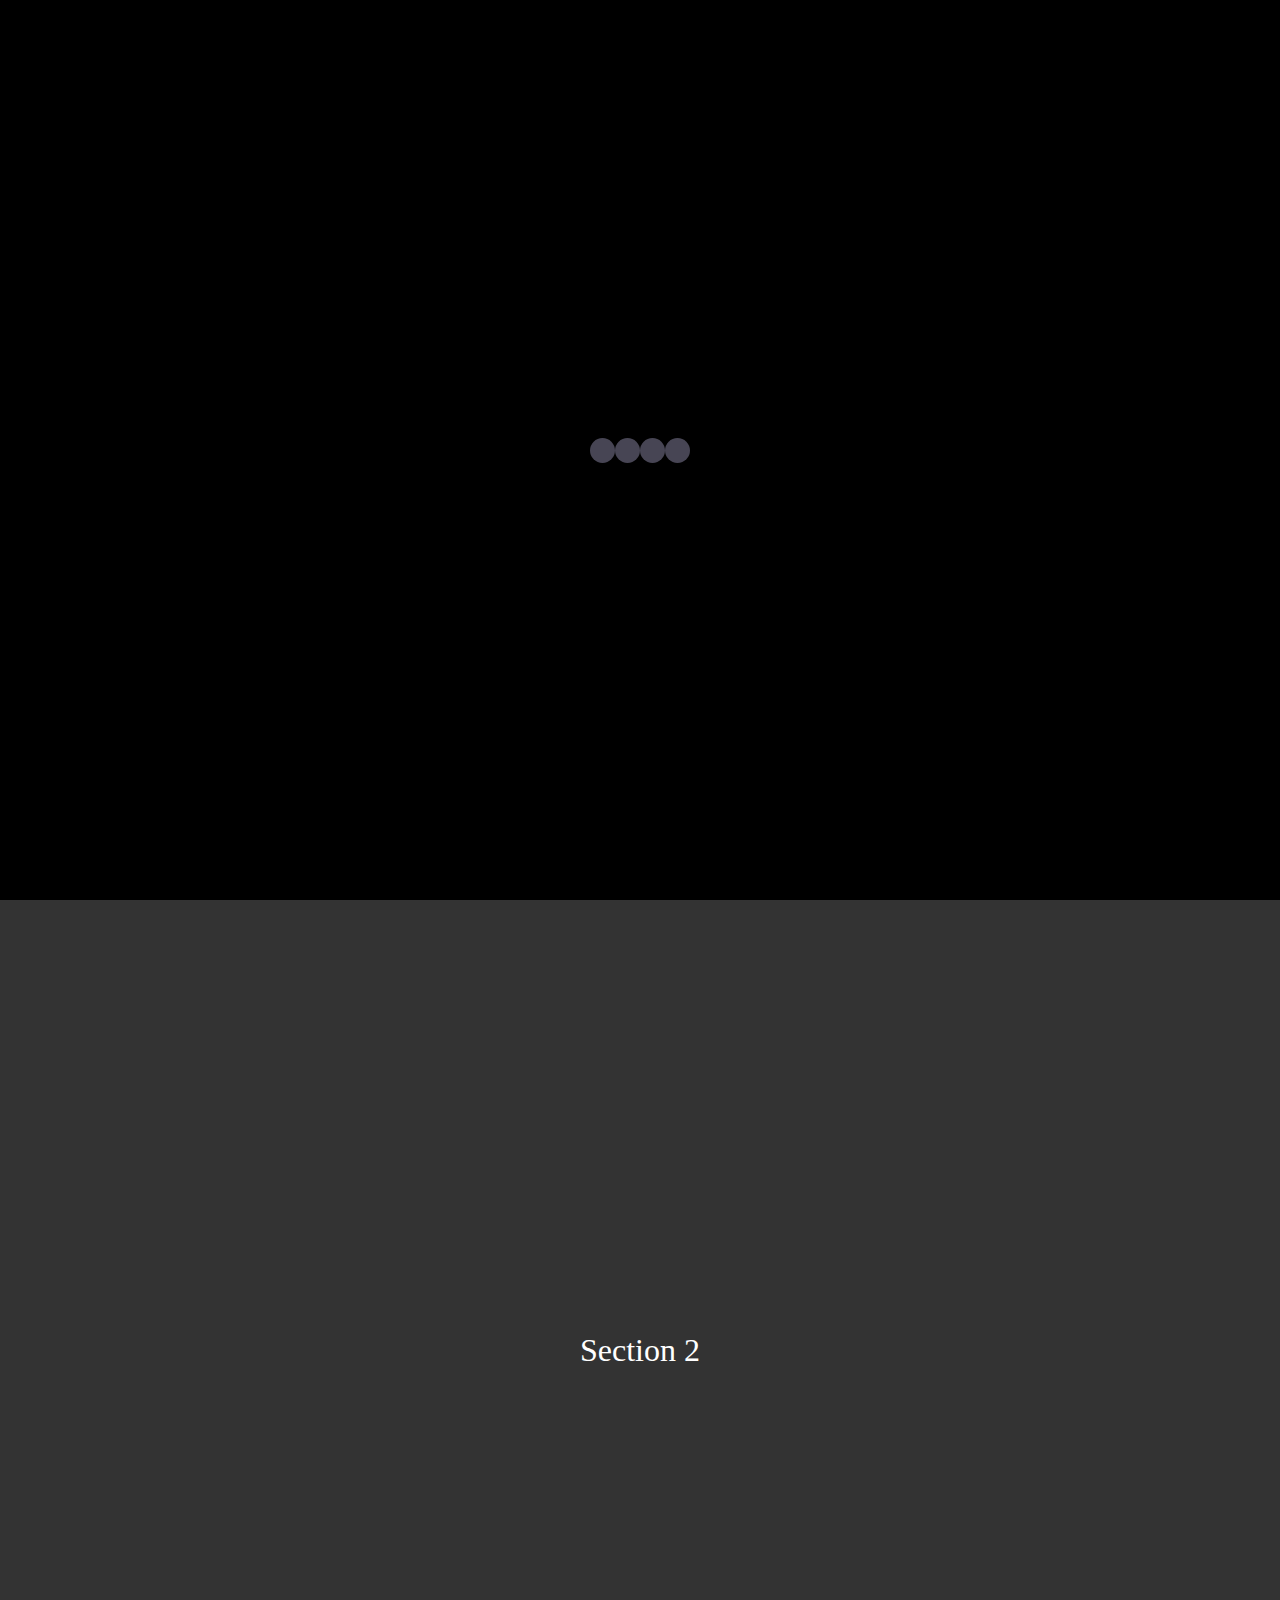
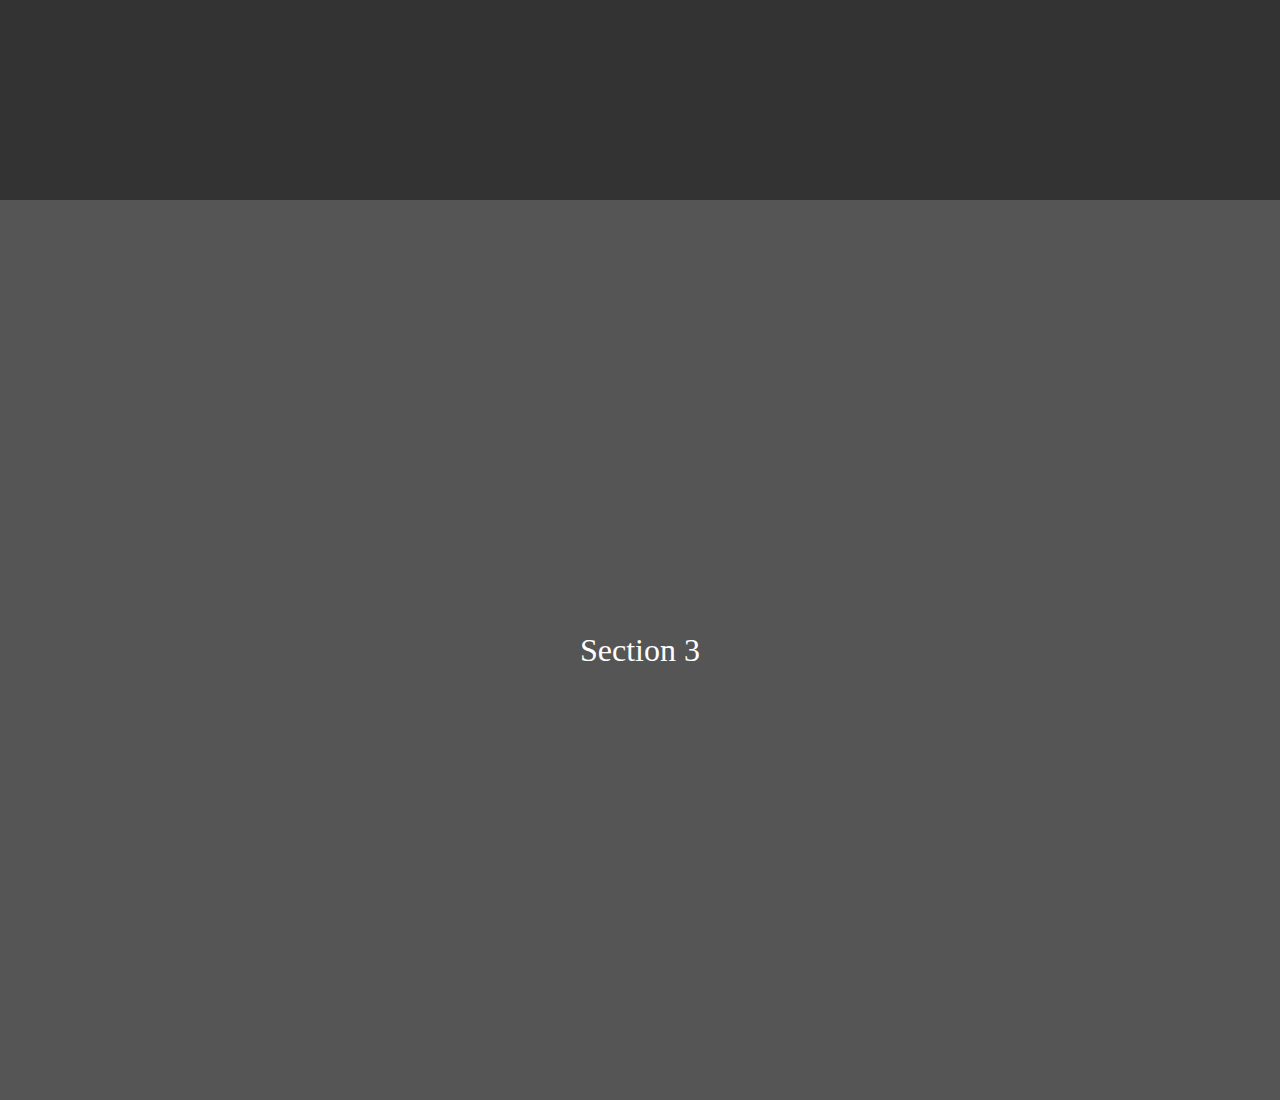
<file: custom_cursor.html>
<!DOCTYPE html>
<html lang="en">
  <head>
    <meta charset="UTF-8" />
    <meta name="viewport" content="width=device-width, initial-scale=1.0" />
    <title>Custom Cursor with Sections</title>
    <style>
      * {
        padding: 0;
        margin: 0;
        box-sizing: border-box;
      }
      body {
        min-height: 100vh;
        width: 100%;
        background-color: #1b1b1f;
        cursor: none;
      }
      .cursor-dot {
        width: 5px;
        height: 5px;
        background-color: white;
      }
      .cursor-outline {
        width: 50px;
        height: 50px;
        border: 2px solid hsla(0, 0%, 100%, 0.5);
      }
      .cursor-dot,
      .cursor-outline {
        position: fixed;
        top: 0;
        left: 0;
        transform: translate(-50%, -50%);
        border-radius: 50%;
        z-index: 1;
        pointer-events: none;
      }
      section {
        min-height: 100vh;
        display: flex;
        justify-content: center;
        align-items: center;
        font-size: 2rem;
        color: white;
      }
      .section-1 {
        background-color: #1b1b1f;
      }
      .section-2 {
        background-color: #333;
      }
      .section-3 {
        background-color: #555;
      }
      #preloader {
        background-color: #000;
        height: 100vh;
        width: 100%;
        position: fixed;
        z-index: 100;
        display: flex;
        justify-content: center;
        align-items: center;
      }
      .newtons-cradle {
        --uib-size: 100px;
        --uib-speed: 1.2s;
        --uib-color: #474554;
        position: relative;
        display: flex;
        align-items: center;
        justify-content: center;
        width: var(--uib-size);
        height: var(--uib-size);
      }
      .newtons-cradle__dot {
        position: relative;
        display: flex;
        align-items: center;
        height: 100%;
        width: 25%;
        transform-origin: center top;
      }
      .newtons-cradle__dot::after {
        content: "";
        display: block;
        width: 100%;
        height: 25%;
        border-radius: 50%;
        background-color: var(--uib-color);
      }
      .newtons-cradle__dot:first-child {
        animation: swing var(--uib-speed) linear infinite;
      }
      .newtons-cradle__dot:last-child {
        animation: swing2 var(--uib-speed) linear infinite;
      }
      @keyframes swing {
        0% {
          transform: rotate(0deg);
          animation-timing-function: ease-out;
        }
        25% {
          transform: rotate(70deg);
          animation-timing-function: ease-in;
        }
        50% {
          transform: rotate(0deg);
          animation-timing-function: linear;
        }
      }
      @keyframes swing2 {
        0% {
          transform: rotate(0deg);
          animation-timing-function: linear;
        }
        50% {
          transform: rotate(0deg);
          animation-timing-function: ease-out;
        }
        75% {
          transform: rotate(-70deg);
          animation-timing-function: ease-in;
        }
      }
    </style>
  </head>
  <body>
    <div id="preloader">
      <div class="newtons-cradle">
        <div class="newtons-cradle__dot"></div>
        <div class="newtons-cradle__dot"></div>
        <div class="newtons-cradle__dot"></div>
        <div class="newtons-cradle__dot"></div>
      </div>
    </div>
    <div class="cursor-dot" data-cursor-dot></div>
    <div class="cursor-outline" data-cursor-outline></div>

    <section class="section-1">Section 1</section>
    <section class="section-2">Section 2</section>
    <section class="section-3">Section 3</section>

    <script>
      const cursorDot = document.querySelector("[data-cursor-dot]");
      const cursorOutline = document.querySelector("[data-cursor-outline]");
      window.addEventListener("mousemove", function (e) {
        const posX = e.clientX;
        const posY = e.clientY;
        cursorDot.style.left = `${posX}px`;
        cursorDot.style.top = `${posY}px`;
        cursorOutline.style.left = `${posX}px`;
        cursorOutline.style.top = `${posY}px`;
      });
    </script>
  </body>
</html>
</file>
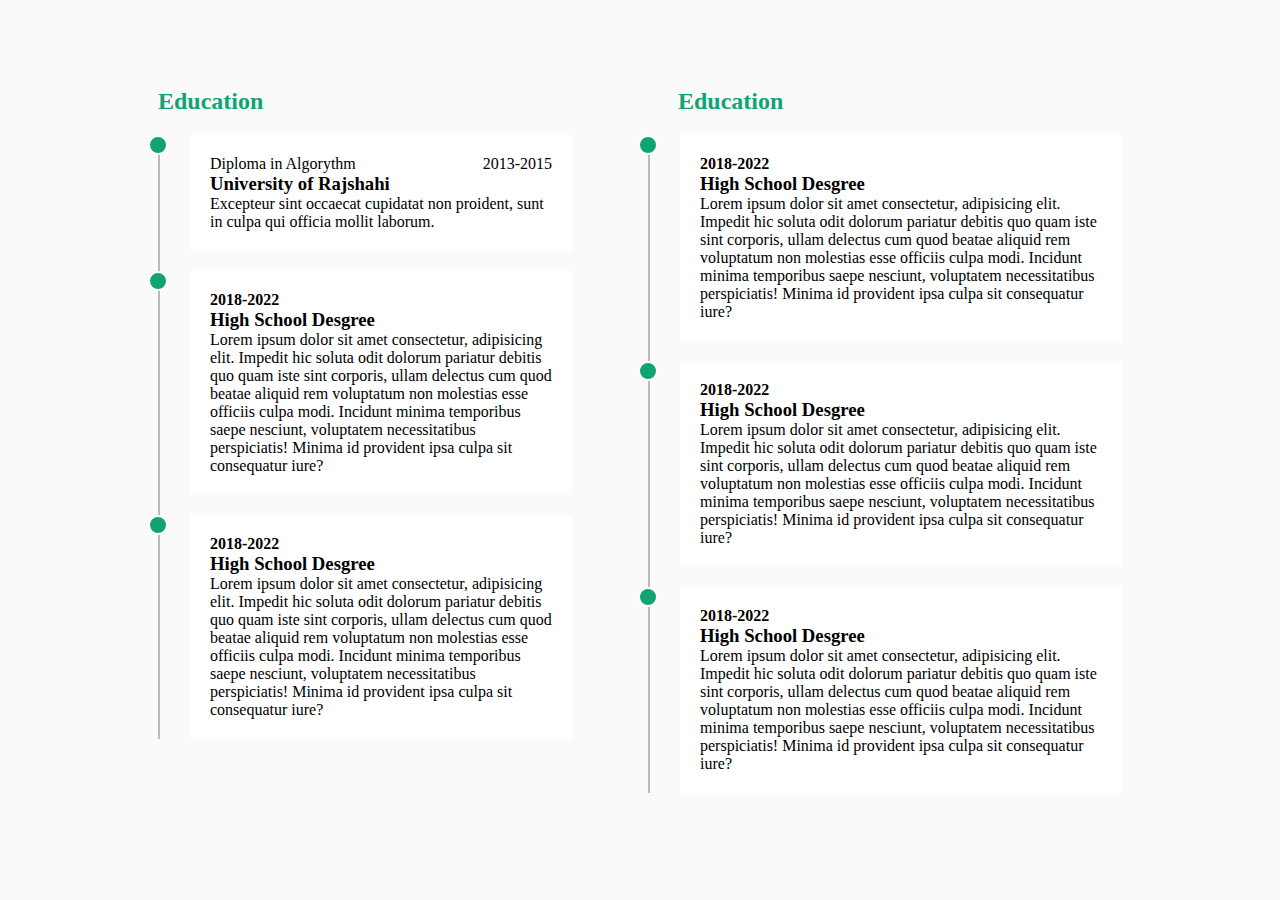
<file: res-timeline.html>
<!DOCTYPE html>
<html lang="en">
  <head>
    <meta charset="UTF-8" />
    <meta name="viewport" content="width=device-width, initial-scale=1.0" />
    <title>Document</title>
    <style>
      * {
        padding: 0;
        margin: 0;
        box-sizing: border-box;
      }

      body {
        width: 100%;
        min-height: 100vh;
        background-color: #fafafa;
        display: flex;
        justify-content: center;
        align-items: center;
      }

      .container {
        width: 100%;
        padding: 35px 10%;
      }

      .row {
        display: grid;
        grid-template-columns: repeat(2, 1fr)   ;
        grid-column-gap: 1rem;
      }

      .row .col .title {
        color: #11a372;
        padding: 0px 0px 20px 30px;
      }

      .row .col .content {
        padding: 0 30px;
        border-left: 2px solid #bababa;
      }

      .row .col .con {
        padding: 0 30px;
      }

      .row .col .content .box {
        position: relative;
        padding: 20px;
        background-color: #fff;
        cursor: pointer;
        transition: all 0.4s;
        margin-bottom: 20px;
      }

      .row .col .content .box::before {
        content: "";
        position: absolute;
        width: 16px;
        height: 16px;
        border-radius: 50%;
        background-color: #11a372;
        border: 2px solid white;
        right: calc(100% + 22px);
        top: 0;
      }

      .row .col .box .work {
        display: flex;
        justify-content: space-between;
      }
    </style>
  </head>

  <body>
    <div class="container">
      <div class="row">
        <div class="col">
          <header class="title">
            <h2>Education</h2>
          </header>
          <div class="con">
            <div class="content">
              <div class="box">
                <p class="work">
                  <span>Diploma in Algorythm</span> <span>2013-2015</span>
                </p>
                <h3>University of Rajshahi</h3>
                <p>
                  Excepteur sint occaecat cupidatat non proident, sunt in culpa
                  qui officia mollit laborum.
                </p>
              </div>
              <div class="box">
                <h4>2018-2022</h4>
                <h3>High School Desgree</h3>
                <p>
                  Lorem ipsum dolor sit amet consectetur, adipisicing elit.
                  Impedit hic soluta odit dolorum pariatur debitis quo quam iste
                  sint corporis, ullam delectus cum quod beatae aliquid rem
                  voluptatum non molestias esse officiis culpa modi. Incidunt
                  minima temporibus saepe nesciunt, voluptatem necessitatibus
                  perspiciatis! Minima id provident ipsa culpa sit consequatur
                  iure?
                </p>
              </div>
              <div class="box">
                <h4>2018-2022</h4>
                <h3>High School Desgree</h3>
                <p>
                  Lorem ipsum dolor sit amet consectetur, adipisicing elit.
                  Impedit hic soluta odit dolorum pariatur debitis quo quam iste
                  sint corporis, ullam delectus cum quod beatae aliquid rem
                  voluptatum non molestias esse officiis culpa modi. Incidunt
                  minima temporibus saepe nesciunt, voluptatem necessitatibus
                  perspiciatis! Minima id provident ipsa culpa sit consequatur
                  iure?
                </p>
              </div>
            </div>
          </div>
        </div>

        <div class="col">
          <header class="title">
            <h2>Education</h2>
          </header>
          <div class="content">
            <div class="box">
              <h4>2018-2022</h4>
              <h3>High School Desgree</h3>
              <p>
                Lorem ipsum dolor sit amet consectetur, adipisicing elit.
                Impedit hic soluta odit dolorum pariatur debitis quo quam iste
                sint corporis, ullam delectus cum quod beatae aliquid rem
                voluptatum non molestias esse officiis culpa modi. Incidunt
                minima temporibus saepe nesciunt, voluptatem necessitatibus
                perspiciatis! Minima id provident ipsa culpa sit consequatur
                iure?
              </p>
            </div>
            <div class="box">
              <h4>2018-2022</h4>
              <h3>High School Desgree</h3>
              <p>
                Lorem ipsum dolor sit amet consectetur, adipisicing elit.
                Impedit hic soluta odit dolorum pariatur debitis quo quam iste
                sint corporis, ullam delectus cum quod beatae aliquid rem
                voluptatum non molestias esse officiis culpa modi. Incidunt
                minima temporibus saepe nesciunt, voluptatem necessitatibus
                perspiciatis! Minima id provident ipsa culpa sit consequatur
                iure?
              </p>
            </div>
            <div class="box">
              <h4>2018-2022</h4>
              <h3>High School Desgree</h3>
              <p>
                Lorem ipsum dolor sit amet consectetur, adipisicing elit.
                Impedit hic soluta odit dolorum pariatur debitis quo quam iste
                sint corporis, ullam delectus cum quod beatae aliquid rem
                voluptatum non molestias esse officiis culpa modi. Incidunt
                minima temporibus saepe nesciunt, voluptatem necessitatibus
                perspiciatis! Minima id provident ipsa culpa sit consequatur
                iure?
              </p>
            </div>
          </div>
        </div>
      </div>
    </div>
  </body>
</html>
</file>
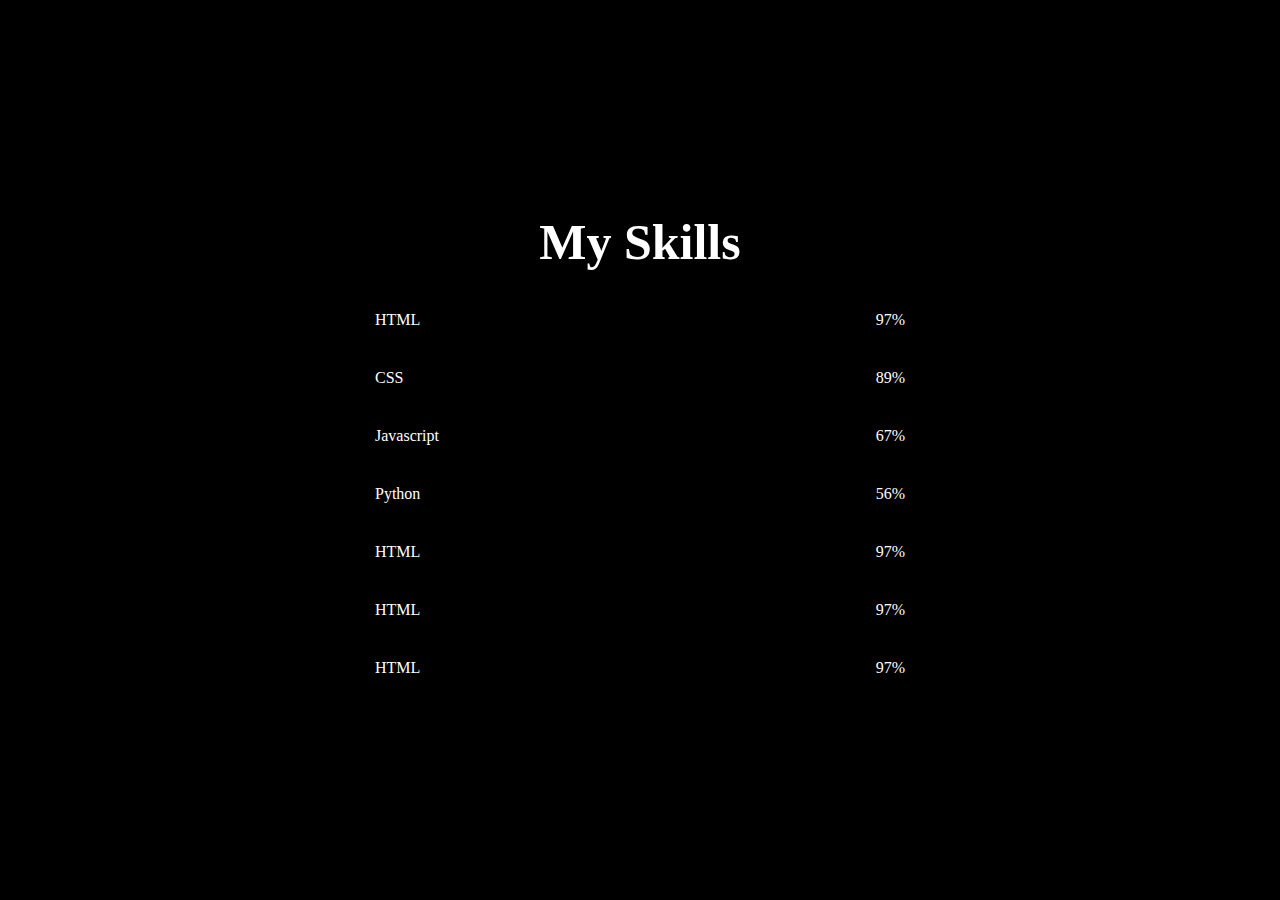
<file: res_progress.html>
<!DOCTYPE html>
<html lang="en">
  <head>
    <meta charset="UTF-8" />
    <meta name="viewport" content="width=device-width, initial-scale=1.0" />
    <title>Document</title>
    <style>
      * {
        padding: 0;
        margin: 0;
        box-sizing: border-box;
      }
      body {
        background-color: #000;
        color: #fff;
        display: flex;
        justify-content: center;
        align-items: center;
        height: 100vh;
      }
      .heading {
        font-size: 50px;
        margin-bottom: 10px;
        text-align: center;
      }
      .container {
        width: 100%;
        padding: 10px;
      }
      .box {
        margin-top: 40px;
      }

      .box p {
        margin: 10px 0;
        margin-top: 30px;
        display: flex;
        justify-content: space-between;
      }
      .progress {
        width: 100%;
        height: 15px;
        background-color: white;
        border-radius: 25px;
        overflow: hidden;
      }

      @media screen and (min-width: 990px) {
        .container {
          width: 550px;
        }
      }
    </style>
  </head>
  <body>
    <div class="container">
      <h1 class="heading">My Skills</h1>
      <div class="box">
        <p><span>HTML</span><span>97%</span></p>
        <div class="progress_box">
          <div class="one"></div>
        </div>
      </div>
      <div class="box">
        <p><span>CSS</span><span>89%</span></p>
        <div class="progress_box">
          <div class="porgress"></div>
        </div>
      </div>
      <div class="box">
        <p><span>Javascript </span><span>67%</span></p>
        <div class="progress_box">
          <div class="porgress"></div>
        </div>
      </div>
      <div class="box">
        <p><span>Python </span><span>56%</span></p>
        <div class="progress_box">
          <div class="porgress"></div>
        </div>
      </div>
      <div class="box">
        <p><span>HTML</span><span>97%</span></p>
        <div class="progress_box">
          <div class="porgress"></div>
        </div>
      </div>
      <div class="box">
        <p><span>HTML</span><span>97%</span></p>
        <div class="progress_box">
          <div class="porgress"></div>
        </div>
      </div>
      <div class="box">
        <p><span>HTML</span><span>97%</span></p>
        <div class="progress_box">
          <div class="porgress"></div>
        </div>
      </div>
    </div>
  </body>
</html>
</file>
